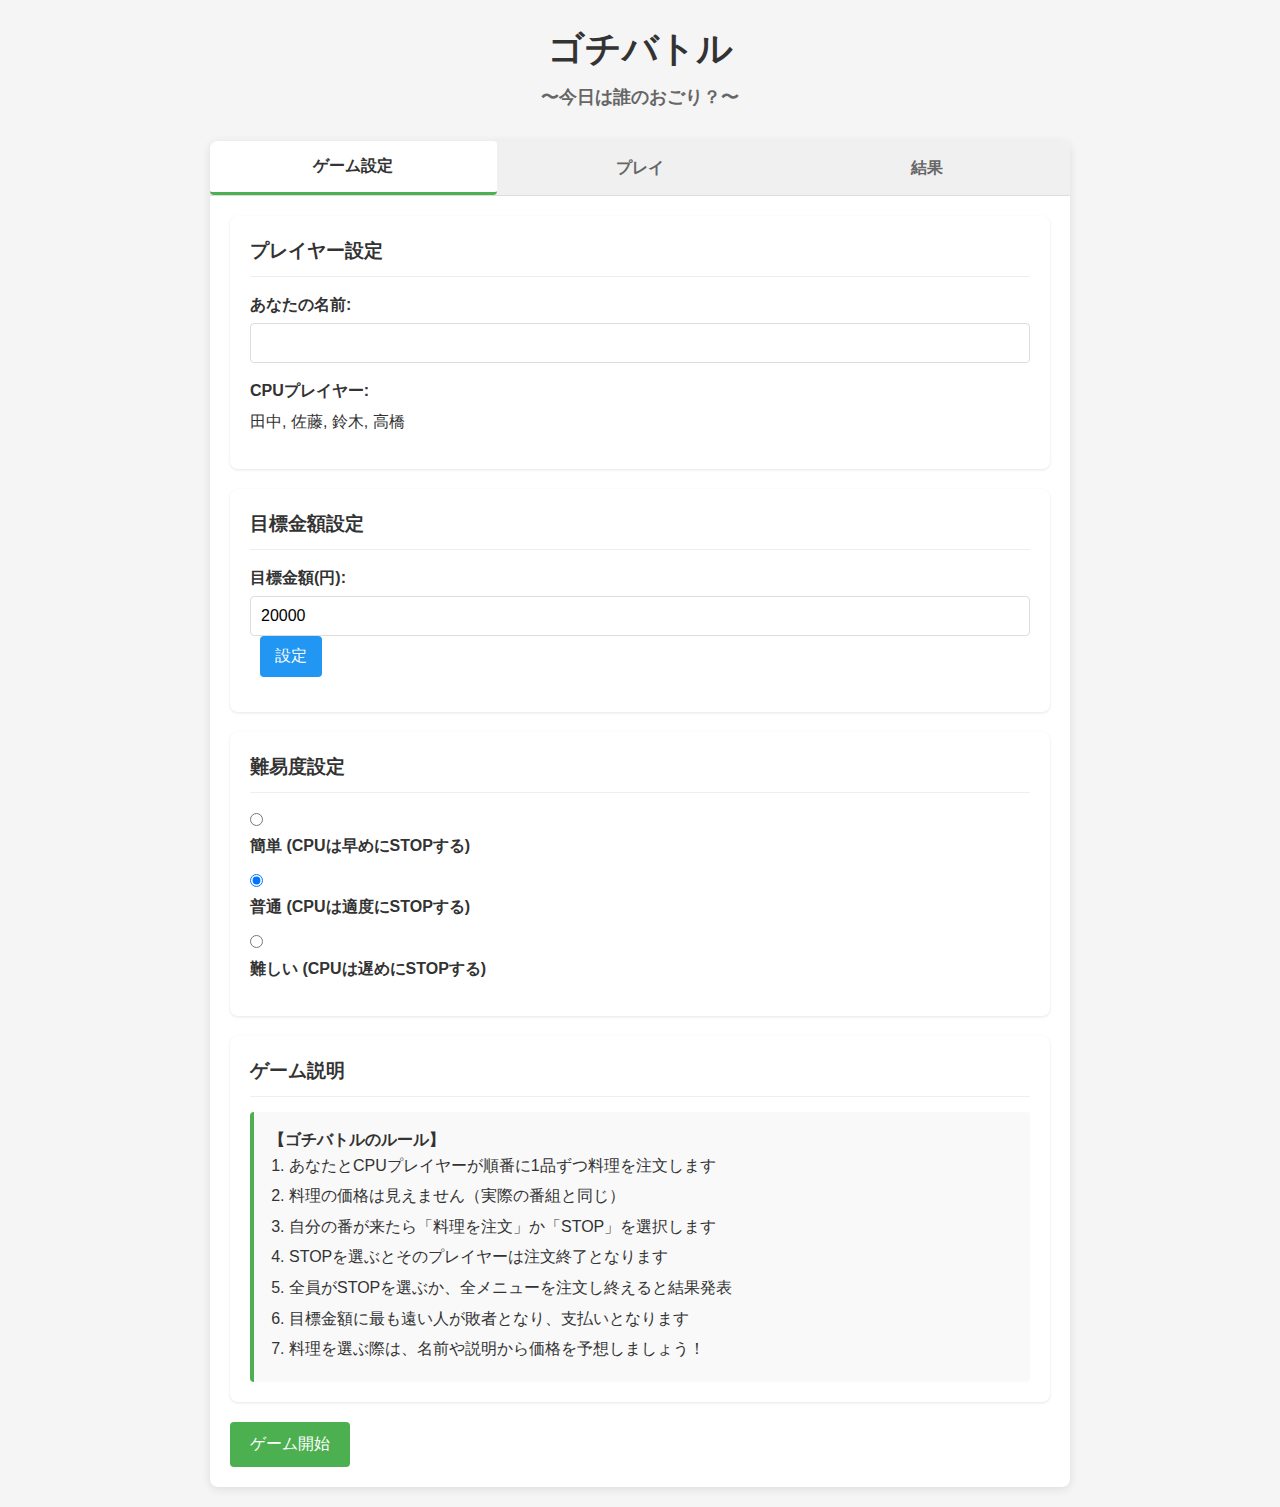
<file: gochi_battle.html>
<!DOCTYPE html>
<html lang="ja">
<head>
    <meta charset="UTF-8">
    <meta name="viewport" content="width=device-width, initial-scale=1.0">
    <title>ゴチバトル - ターン制</title>
    <style>
/* 全体のスタイル */
* {
    box-sizing: border-box;
    margin: 0;
    padding: 0;
    font-family: 'Noto Sans JP', 'Meiryo', sans-serif;
}

body {
    background-color: #f5f5f5;
    color: #333;
    line-height: 1.6;
}

.container {
    max-width: 900px;
    margin: 0 auto;
    padding: 20px;
}

/* ヘッダー */
.header {
    text-align: center;
    margin-bottom: 30px;
}

.header h1 {
    font-size: 36px;
    color: #333;
    margin-bottom: 5px;
}

.header h2 {
    font-size: 18px;
    color: #666;
}

/* タブ */
.tabs {
    background: #fff;
    border-radius: 8px;
    box-shadow: 0 2px 10px rgba(0, 0, 0, 0.1);
    overflow: hidden;
}

.tab-buttons {
    display: flex;
    background: #f0f0f0;
    border-bottom: 1px solid #ddd;
}

.tab-btn {
    padding: 15px 20px;
    background: none;
    border: none;
    cursor: pointer;
    font-size: 16px;
    font-weight: bold;
    color: #666;
    flex: 1;
    transition: all 0.3s;
}

.tab-btn.active {
    background: #fff;
    color: #333;
    border-bottom: 3px solid #4CAF50;
}

.tab-btn:hover:not(.active) {
    background: #e9e9e9;
}

.tab-content {
    padding: 20px;
}

.tab-panel {
    display: none;
}

.tab-panel.active {
    display: block;
}

/* パネル */
.panel {
    background: #fff;
    border-radius: 8px;
    padding: 20px;
    margin-bottom: 20px;
    box-shadow: 0 1px 3px rgba(0, 0, 0, 0.1);
}

.panel h3 {
    margin-bottom: 15px;
    color: #333;
    border-bottom: 1px solid #eee;
    padding-bottom: 10px;
}

/* フォーム要素 */
.form-group {
    margin-bottom: 15px;
}

.form-group label {
    display: block;
    margin-bottom: 5px;
    font-weight: bold;
}

.form-control {
    width: 100%;
    padding: 10px;
    border: 1px solid #ddd;
    border-radius: 4px;
    font-size: 16px;
}

.radio-group {
    margin-bottom: 10px;
}

.radio-group input[type="radio"] {
    margin-right: 10px;
}

/* ボタン */
button {
    padding: 10px 15px;
    border: none;
    border-radius: 4px;
    cursor: pointer;
    font-size: 16px;
    transition: background 0.3s;
}

.btn-primary {
    background: #4CAF50;
    color: white;
    padding: 12px 20px;
}

.btn-primary:hover {
    background: #45a049;
}

.btn-secondary {
    background: #f44336;
    color: white;
}

.btn-secondary:hover {
    background: #d32f2f;
}

#set-target-btn {
    background: #2196F3;
    color: white;
    margin-left: 10px;
}

#set-target-btn:hover {
    background: #0b7dda;
}

/* ゲーム情報 */
.game-info {
    background: #f9f9f9;
    padding: 15px;
    border-radius: 4px;
    border-left: 4px solid #4CAF50;
}

.game-info ol {
    padding-left: 20px;
}

.game-info li {
    margin-bottom: 5px;
}

/* メニューリスト */
.menu-list {
    max-height: 300px;
    overflow-y: auto;
    margin-bottom: 15px;
    border: 1px solid #ddd;
    border-radius: 4px;
}

#menu-table {
    width: 100%;
    border-collapse: collapse;
}

#menu-table th, #menu-table td {
    padding: 12px 15px;
    text-align: left;
    border-bottom: 1px solid #ddd;
}

#menu-table th {
    background-color: #f2f2f2;
    font-weight: bold;
}

#menu-table tbody tr:hover {
    background-color: #f5f5f5;
    cursor: pointer;
}

#menu-table tbody tr.selected {
    background-color: #e3f2fd;
}

/* 注文履歴 */
.order-history {
    height: 200px;
    overflow-y: auto;
    padding: 15px;
    background: #f9f9f9;
    border-radius: 4px;
    border: 1px solid #ddd;
    white-space: pre-line;
}

/* 結果表示 */
.result-content {
    padding: 15px;
    background: #f9f9f9;
    border-radius: 4px;
    border: 1px solid #ddd;
    margin-bottom: 20px;
    white-space: pre-line;
}

/* ボタングループ */
.button-group {
    display: flex;
    gap: 10px;
    margin-top: 15px;
}

/* レスポンシブ対応 */
@media (max-width: 768px) {
    .container {
        padding: 10px;
    }
    
    .tab-btn {
        padding: 10px;
        font-size: 14px;
    }
    
    .panel {
        padding: 15px;
    }
    
    .button-group {
        flex-direction: column;
    }
    
    button {
        width: 100%;
        margin-bottom: 10px;
    }
}
    </style>
</head>
<body>
    <div class="container">
        <div class="header">
            <h1>ゴチバトル</h1>
            <h2>〜今日は誰のおごり？〜</h2>
        </div>

        <div class="tabs">
            <div class="tab-buttons">
                <button id="setup-tab-btn" class="tab-btn active">ゲーム設定</button>
                <button id="play-tab-btn" class="tab-btn">プレイ</button>
                <button id="result-tab-btn" class="tab-btn">結果</button>
            </div>

            <div class="tab-content">
                <!-- セットアップタブ -->
                <div id="setup-tab" class="tab-panel active">
                    <div class="panel">
                        <h3>プレイヤー設定</h3>
                        <div class="form-group">
                            <label for="player-name">あなたの名前:</label>
                            <input type="text" id="player-name" class="form-control">
                        </div>
                        <div class="form-group">
                            <label>CPUプレイヤー:</label>
                            <span>田中, 佐藤, 鈴木, 高橋</span>
                        </div>
                    </div>

                    <div class="panel">
                        <h3>目標金額設定</h3>
                        <div class="form-group">
                            <label for="target-price">目標金額(円):</label>
                            <input type="number" id="target-price" class="form-control" value="20000">
                            <button id="set-target-btn">設定</button>
                        </div>
                    </div>

                    <div class="panel">
                        <h3>難易度設定</h3>
                        <div class="form-group">
                            <div class="radio-group">
                                <input type="radio" id="easy" name="difficulty" value="簡単">
                                <label for="easy">簡単 (CPUは早めにSTOPする)</label>
                            </div>
                            <div class="radio-group">
                                <input type="radio" id="normal" name="difficulty" value="普通" checked>
                                <label for="normal">普通 (CPUは適度にSTOPする)</label>
                            </div>
                            <div class="radio-group">
                                <input type="radio" id="hard" name="difficulty" value="難しい">
                                <label for="hard">難しい (CPUは遅めにSTOPする)</label>
                            </div>
                        </div>
                    </div>

                    <div class="panel">
                        <h3>ゲーム説明</h3>
                        <div class="game-info">
                            <p><strong>【ゴチバトルのルール】</strong></p>
                            <ol>
                                <li>あなたとCPUプレイヤーが順番に1品ずつ料理を注文します</li>
                                <li>料理の価格は見えません（実際の番組と同じ）</li>
                                <li>自分の番が来たら「料理を注文」か「STOP」を選択します</li>
                                <li>STOPを選ぶとそのプレイヤーは注文終了となります</li>
                                <li>全員がSTOPを選ぶか、全メニューを注文し終えると結果発表</li>
                                <li>目標金額に最も遠い人が敗者となり、支払いとなります</li>
                                <li>料理を選ぶ際は、名前や説明から価格を予想しましょう！</li>
                            </ol>
                        </div>
                    </div>

                    <button id="start-game-btn" class="btn-primary">ゲーム開始</button>
                </div>

                <!-- プレイタブ -->
                <div id="play-tab" class="tab-panel">
                    <div class="panel">
                        <h3>現在の注文</h3>
                        <div id="current-player"></div>
                        <div id="turn-count"></div>
                    </div>

                    <div class="panel">
                        <h3>メニュー選択</h3>
                        <div class="menu-list">
                            <table id="menu-table">
                                <thead>
                                    <tr>
                                        <th>料理名</th>
                                        <th>説明</th>
                                    </tr>
                                </thead>
                                <tbody id="menu-items">
                                    <!-- メニューアイテムがここに入ります -->
                                </tbody>
                            </table>
                        </div>
                        <div class="button-group">
                            <button id="order-btn" class="btn-primary">この料理を注文する</button>
                            <button id="stop-btn" class="btn-secondary">注文を終える (STOP)</button>
                        </div>
                    </div>

                    <div class="panel">
                        <h3>注文履歴</h3>
                        <div id="order-history" class="order-history"></div>
                    </div>
                </div>

                <!-- 結果タブ -->
                <div id="result-tab" class="tab-panel">
                    <div class="panel">
                        <h3>結果発表</h3>
                        <div id="result-content" class="result-content"></div>
                        <button id="new-game-btn" class="btn-primary">新しいゲーム</button>
                    </div>
                </div>
            </div>
        </div>
    </div>

    <script>
document.addEventListener('DOMContentLoaded', function() {
    // タブ切り替え
    const tabButtons = document.querySelectorAll('.tab-btn');
    const tabPanels = document.querySelectorAll('.tab-panel');
    
    tabButtons.forEach(button => {
        button.addEventListener('click', function() {
            // タブボタンのアクティブ状態を切り替え
            tabButtons.forEach(btn => btn.classList.remove('active'));
            this.classList.add('active');
            
            // タブパネルの表示を切り替え
            const targetId = this.id.replace('-btn', '');
            tabPanels.forEach(panel => {
                panel.classList.remove('active');
                if (panel.id === targetId) {
                    panel.classList.add('active');
                }
            });
        });
    });
    
    // 目標金額設定ボタン
    const setTargetBtn = document.getElementById('set-target-btn');
    setTargetBtn.addEventListener('click', function() {
        const targetPrice = document.getElementById('target-price').value;
        if (targetPrice <= 0) {
            alert('目標金額は正の整数を入力してください。');
            return;
        }
        alert(`目標金額を${Number(targetPrice).toLocaleString()}円に設定しました。`);
    });
    
    // ゲーム開始ボタン
    const startGameBtn = document.getElementById('start-game-btn');
    startGameBtn.addEventListener('click', startGame);
    
    // 注文ボタン
    const orderBtn = document.getElementById('order-btn');
    orderBtn.addEventListener('click', orderItem);
    
    // STOP（注文終了）ボタン
    const stopBtn = document.getElementById('stop-btn');
    stopBtn.addEventListener('click', stopOrdering);
    
    // 新しいゲームボタン
    const newGameBtn = document.getElementById('new-game-btn');
    newGameBtn.addEventListener('click', function() {
        document.getElementById('setup-tab-btn').click();
    });
    
    // メニューテーブルの行選択
    const menuTable = document.getElementById('menu-table');
    menuTable.addEventListener('click', function(e) {
        const target = e.target.closest('tr');
        if (!target || target.parentElement.tagName === 'THEAD') return;
        
        // 選択状態を切り替え
        const rows = menuTable.querySelectorAll('tbody tr');
        rows.forEach(row => row.classList.remove('selected'));
        target.classList.add('selected');
    });
    
    // ゲーム状態
    let gameState = {
        gameId: null,
        currentPlayer: '',
        turnCount: 0,
        isPlayerTurn: false,
        menu: [],
        gameLog: []
    };
    
    // ゲーム開始
    function startGame() {
        const playerName = document.getElementById('player-name').value.trim();
        if (!playerName) {
            alert('あなたの名前を入力してください。');
            return;
        }
        
        const targetPrice = parseInt(document.getElementById('target-price').value);
        const difficulty = document.querySelector('input[name="difficulty"]:checked').value;
        
        fetch('/api/new_game', {
            method: 'POST',
            headers: {
                'Content-Type': 'application/json'
            },
            body: JSON.stringify({
                player_name: playerName,
                target_price: targetPrice,
                difficulty: difficulty
            })
        })
        .then(response => response.json())
        .then(data => {
            if (data.error) {
                alert(data.error);
                return;
            }
            
            gameState = {
                gameId: data.game_id,
                currentPlayer: data.state.current_player,
                turnCount: data.state.turn_count,
                isPlayerTurn: data.state.is_player_turn,
                menu: data.menu,
                gameLog: data.state.game_log
            };
            
            // メニューを表示
            updateMenuTable();
            
            // ゲームログを表示
            updateGameLog();
            
            // 現在のプレイヤー情報を更新
            updateCurrentPlayerInfo();
            
            // プレイタブに切り替え
            document.getElementById('play-tab-btn').click();
            
            // CPUのターンなら自動で処理
            if (!gameState.isPlayerTurn) {
                processCpuTurn();
            }
        })
        .catch(error => {
            console.error('Error:', error);
            alert('ゲーム開始中にエラーが発生しました。');
        });
    }
    
    // メニューテーブルを更新
    function updateMenuTable() {
        const menuItems = document.getElementById('menu-items');
        menuItems.innerHTML = '';
        
        gameState.menu.forEach(item => {
            const row = document.createElement('tr');
            row.innerHTML = `
                <td>${item.name}</td>
                <td>${item.description}</td>
            `;
            row.dataset.menuName = item.name;
            menuItems.appendChild(row);
        });
    }
    
    // ゲームログを更新
    function updateGameLog() {
        const orderHistory = document.getElementById('order-history');
        orderHistory.innerHTML = gameState.gameLog.join('<br>');
        orderHistory.scrollTop = orderHistory.scrollHeight;
    }
    
    // 現在のプレイヤー情報を更新
    function updateCurrentPlayerInfo() {
        const currentPlayerElement = document.getElementById('current-player');
        const turnCountElement = document.getElementById('turn-count');
        
        currentPlayerElement.textContent = `現在の注文者: ${gameState.currentPlayer}さん`;
        turnCountElement.textContent = `ターン: ${gameState.turnCount}`;
        
        // プレイヤーのターンかどうかでボタンの有効/無効を切り替え
        const orderBtn = document.getElementById('order-btn');
        const stopBtn = document.getElementById('stop-btn');
        
        if (gameState.isPlayerTurn) {
            orderBtn.disabled = false;
            stopBtn.disabled = false;
        } else {
            orderBtn.disabled = true;
            stopBtn.disabled = true;
        }
    }
    
    // 料理を注文
    function orderItem() {
        const selectedRow = document.querySelector('#menu-table tbody tr.selected');
        if (!selectedRow) {
            alert('注文する料理を選択してください。');
            return;
        }
        
        const menuName = selectedRow.dataset.menuName;
        
        fetch('/api/order_item', {
            method: 'POST',
            headers: {
                'Content-Type': 'application/json'
            },
            body: JSON.stringify({
                menu_name: menuName
            })
        })
        .then(response => response.json())
        .then(data => {
            if (data.error) {
                alert(data.error);
                return;
            }
            
            handleGameStateUpdate(data);
        })
        .catch(error => {
            console.error('Error:', error);
            alert('注文中にエラーが発生しました。');
        });
    }
    
    // 注文を終了
    function stopOrdering() {
        fetch('/api/stop_ordering', {
            method: 'POST',
            headers: {
                'Content-Type': 'application/json'
            }
        })
        .then(response => response.json())
        .then(data => {
            if (data.error) {
                alert(data.error);
                return;
            }
            
            handleGameStateUpdate(data);
        })
        .catch(error => {
            console.error('Error:', error);
            alert('注文終了中にエラーが発生しました。');
        });
    }
    
    // CPUのターンを処理
    function processCpuTurn() {
        fetch('/api/cpu_turn', {
            method: 'POST',
            headers: {
                'Content-Type': 'application/json'
            }
        })
        .then(response => response.json())
        .then(data => {
            if (data.error) {
                alert(data.error);
                return;
            }
            
            handleGameStateUpdate(data);
        })
        .catch(error => {
            console.error('Error:', error);
            alert('CPUの処理中にエラーが発生しました。');
        });
    }
    
    // ゲーム状態の更新を処理
    function handleGameStateUpdate(data) {
        // ゲーム終了の場合
        if (data.game_over) {
            showResults(data);
            return;
        }
        
        // ゲーム状態を更新
        gameState.currentPlayer = data.current_player;
        gameState.turnCount = data.turn_count;
        gameState.isPlayerTurn = data.is_player_turn;
        gameState.gameLog = data.game_log;
        
        // UI更新
        updateGameLog();
        updateCurrentPlayerInfo();
        
        // CPUのターンなら自動で処理
        if (data.is_cpu_turn) {
            setTimeout(processCpuTurn, 1000);
        }
    }
    
    // 結果表示
    function showResults(data) {
        const resultContent = document.getElementById('result-content');
        resultContent.innerHTML = '';
        
        // 結果ヘッダー
        let resultHTML = '<h4>===== 結果発表 =====</h4><br>';
        
        // 各プレイヤーの結果
        data.players_results.forEach(player => {
            resultHTML += `<strong>${player.name}さんの注文:</strong><br>`;
            
            player.orders.forEach(order => {
                resultHTML += `  - ${order.name}: ${order.price.toLocaleString()}円<br>`;
            });
            
            resultHTML += `  <strong>合計: ${player.total.toLocaleString()}円</strong><br>`;
            resultHTML += `  <strong>目標との差額: ${player.diff.toLocaleString()}円</strong><br><br>`;
        });
        
        // 目標金額
        resultHTML += `<strong>目標金額: ${data.target_price.toLocaleString()}円</strong><br><br>`;
        
        // 勝者と敗者
        resultHTML += `<strong>目標金額に最も近かったのは ${data.winners.join(', ')}さん です！</strong><br><br>`;
        resultHTML += `<strong>目標金額から最も遠かったのは ${data.losers.join(', ')}さん です！</strong><br>`;
        resultHTML += `<strong>${data.losers.join(', ')}さんの支払いとなります！</strong><br><br>`;
        
        // プレイヤーの結果
        if (data.is_player_loser) {
            resultHTML += '<h4>残念！ あなたの支払いです！</h4>';
        } else if (data.is_player_winner) {
            resultHTML += '<h4>おめでとう！ あなたが目標金額に最も近く、勝者です！</h4>';
        } else {
            resultHTML += '<h4>あなたは支払いを免れました！</h4>';
        }
        
        resultContent.innerHTML = resultHTML;
        
        // 結果タブに切り替え
        document.getElementById('result-tab-btn').click();
    }
});
    </script>
</body>
</html>
</file>
